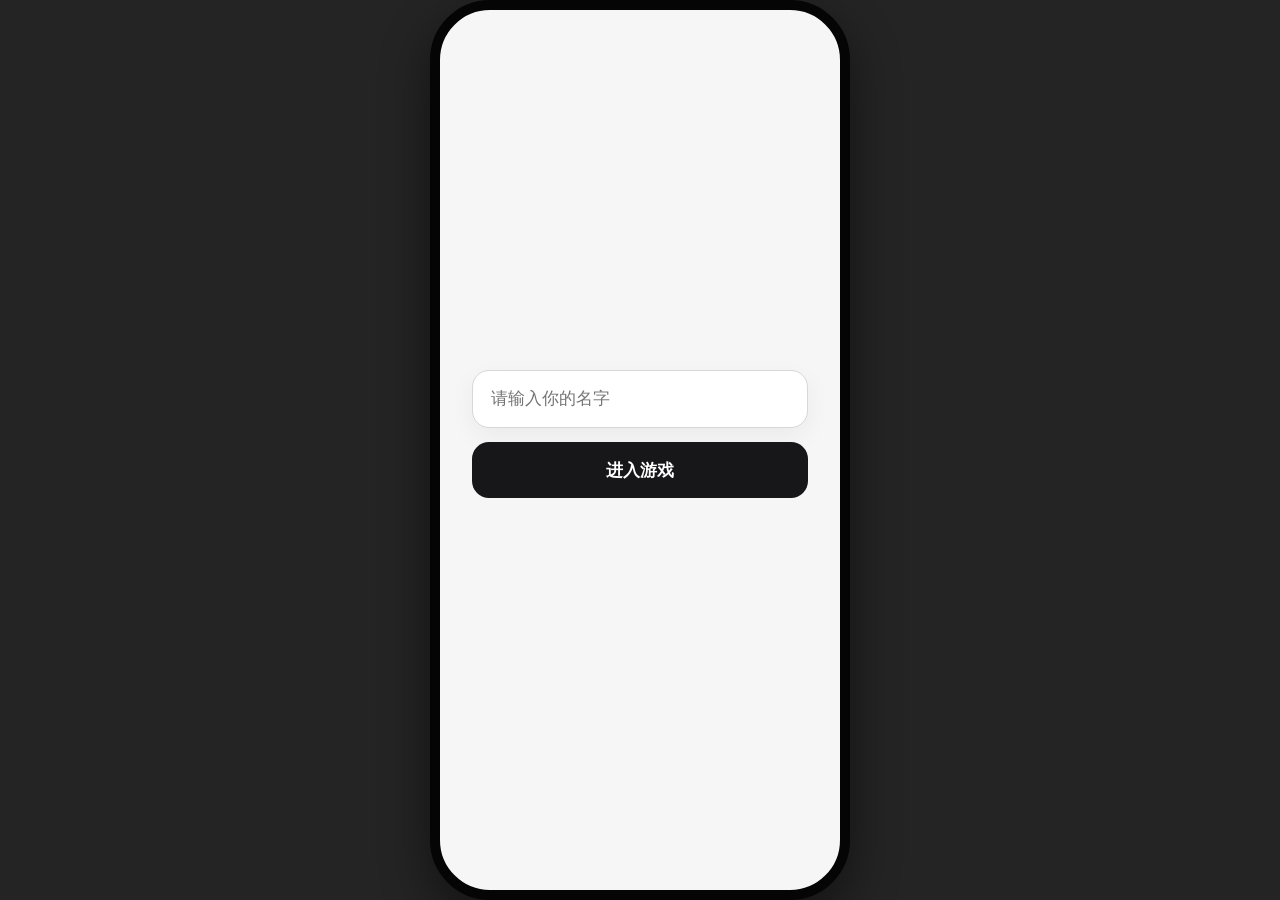
<file: index.html>
<!DOCTYPE html>
<html lang="zh-CN">
<head>
    <meta charset="UTF-8">
    <meta name="viewport" content="width=device-width, initial-scale=1.0">
    <link rel="preconnect" href="https://fonts.googleapis.com">
    <link rel="preconnect" href="https://fonts.gstatic.com" crossorigin>
    <link href="https://fonts.googleapis.com/css2?family=Baloo+2:wght@400..800&family=Inter:ital,opsz,wght@0,14..32,100..900;1,14..32,100..900&family=JetBrains+Mono:ital,wght@0,100..800&family=Noto+Sans+SC:wght@400;500;600;700&display=swap" rel="stylesheet">
    <link rel="stylesheet" href="css/style.css">
    <link rel="stylesheet" href="css/animations.css">
    <script src="js/profile-store.js"></script>
    <script src="game/story-data.js"></script>
    <script src="game/engine.js"></script>
    <script src="game/runtime.js"></script>
    <script>
        if (!window.TWSProfile.load()) {
            window.location.replace('player/player.html');
        } else if (!window.TWSProfile.isUnlocked()) {
            window.location.replace('lockscreen/lockscreen.html');
        }
    </script>
    <title>和校园里那个很受欢迎的男生谈恋爱</title>
</head>
<body class="home-page">
    <button class="powerBtn" type="button" aria-label="锁定手机" onclick="ukljuci()"></button>
    <div id="telefon">
        <div id="island"></div>
        <div id="ekran">
            <div id="realTime" class="real-time"></div>
            <div class="densa_strana" aria-hidden="true">
                <img src="img/signal.png" alt="">
                <img src="img/wi-fi.png" alt="">
                <img src="img/full-battery.png" alt="">
            </div>

            <a class="home-profile" href="player/player.html?edit=1" aria-label="修改玩家资料">
                <img data-player-avatar src="" alt="玩家头像">
                <span>
                    <small>当前玩家</small>
                    <strong data-player-name>玩家</strong>
                </span>
            </a>

            <div id="chapterBadge" class="chapter-badge">第一章</div>
            <button id="storyNotification" class="story-notification" type="button" hidden>
                <span id="notificationApp">KakaoTalk</span>
                <strong id="notificationTitle">新消息</strong>
                <small id="notificationBody"></small>
                <time id="notificationTime"></time>
            </button>

            <div class="home-apps" aria-label="应用">
                <button class="home-app" type="button" data-app="kakaotalk" data-url="kakaotalk/index.html" aria-label="打开 KakaoTalk">
                    <img src="img/kakaotalk-icon.svg" alt="">
                    <span>KakaoTalk</span>
                </button>
                <button class="home-app" type="button" data-app="forum" data-url="forum/index.html?v=2" aria-label="打开校园论坛"><i class="app-icon forum-icon">校</i><span>校园论坛</span></button>
                <button class="home-app" type="button" data-app="instagram" data-url="apps/index.html?app=instagram" aria-label="打开 Instagram"><i class="app-icon instagram-icon">◎</i><span>Instagram</span></button>
                <button class="home-app" type="button" data-app="x" data-url="apps/index.html?app=x" aria-label="打开 X"><i class="app-icon x-icon">𝕏</i><span>X</span></button>
                <button class="home-app" type="button" data-app="calendar" data-url="apps/index.html?app=calendar" aria-label="打开日历"><i class="app-icon calendar-icon"><b>10月</b>26</i><span>日历</span></button>
                <button class="home-app" type="button" data-app="photos" data-url="apps/index.html?app=photos" aria-label="打开相册"><i class="app-icon photos-icon">✿</i><span>相册</span></button>
                <button class="home-app" type="button" data-app="settings" data-url="apps/index.html?app=settings" aria-label="打开设置"><i class="app-icon settings-icon">⚙</i><span>设置</span></button>
            </div>

            <div id="donjeIkonice">
                <a href="poruke/poruke.html" aria-label="信息"><img src="img/iphone-message-computer-icons-text-messaging-messenger-93c1965b946804798a4d72bab8ef4b2f.png" alt="" class="donjaIkonica"></a>
                <a href="poziv/poziv.html" aria-label="电话"><img src="img/dial icon.png" alt="" class="donjaIkonica" id="poziv"></a>
                <a href="kalkulator/kalkulator.html" aria-label="计算器"><img src="img/calc.png" alt="" class="donjaIkonica"></a>
            </div>

            <section id="phoneApp" class="phone-app" aria-hidden="true" hidden>
                <iframe id="phoneAppFrame" title="手机应用"></iframe>
                <button id="closePhoneApp" class="app-home-indicator" type="button" aria-label="返回手机桌面"></button>
            </section>
        </div>
    </div>

    <script src="js/script.js"></script>
</body>
</html>
</file>
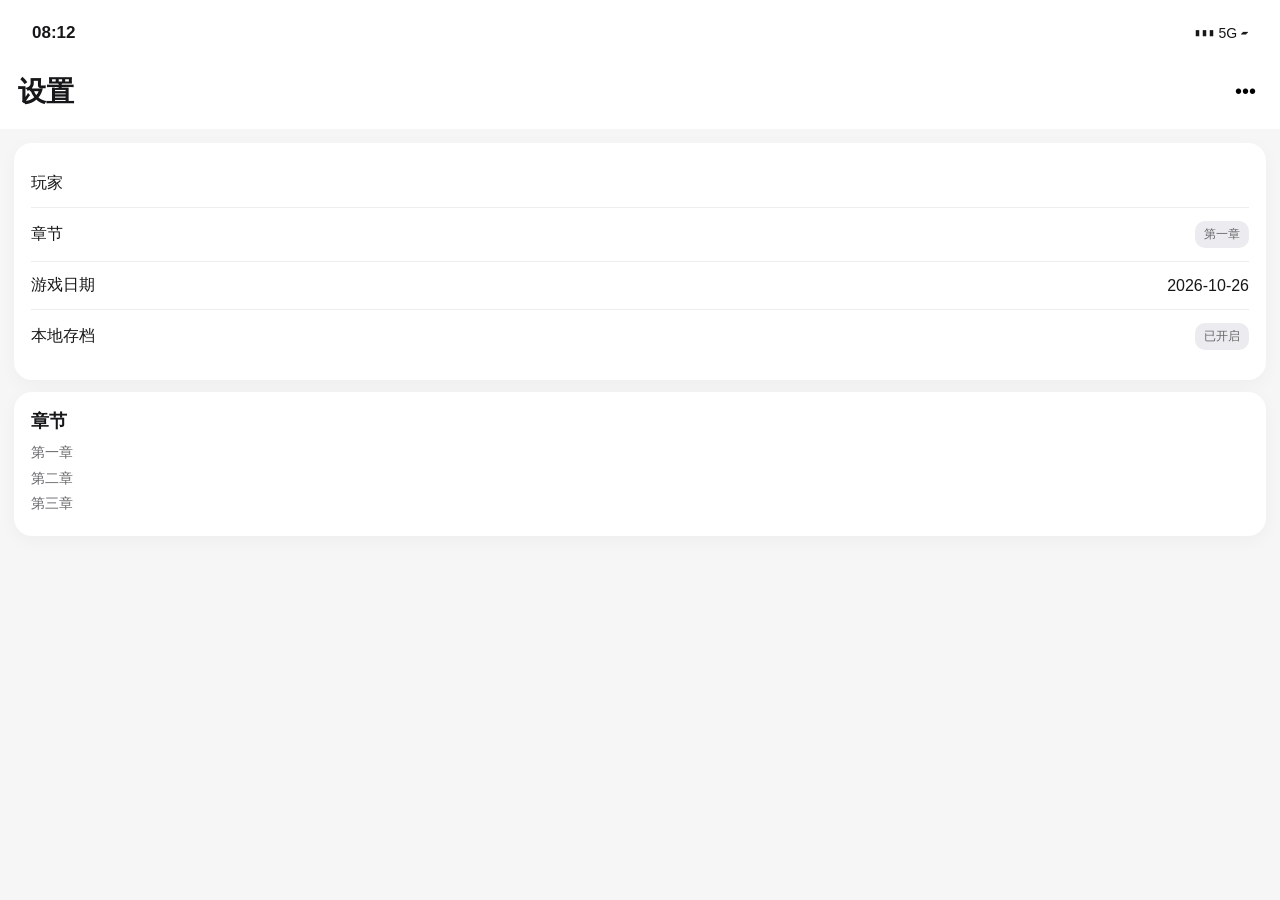
<file: apps/index.html>
<!DOCTYPE html>
<html lang="zh-CN">
<head><meta charset="UTF-8"><meta name="viewport" content="width=device-width,initial-scale=1,maximum-scale=1,user-scalable=no"><link rel="stylesheet" href="apps.css"><title>手机应用</title></head>
<body>
    <header class="status"><strong id="time">08:12</strong><span>▮▮▮ 5G ▰</span></header>
    <main><header class="app-head"><h1 id="title"></h1><button aria-label="更多">•••</button></header><section id="content"></section></main>
    <script src="../js/profile-store.js"></script><script src="../game/story-data.js"></script><script src="../game/engine.js"></script><script src="../game/runtime.js"></script><script src="apps.js"></script>
</body>
</html>
</file>
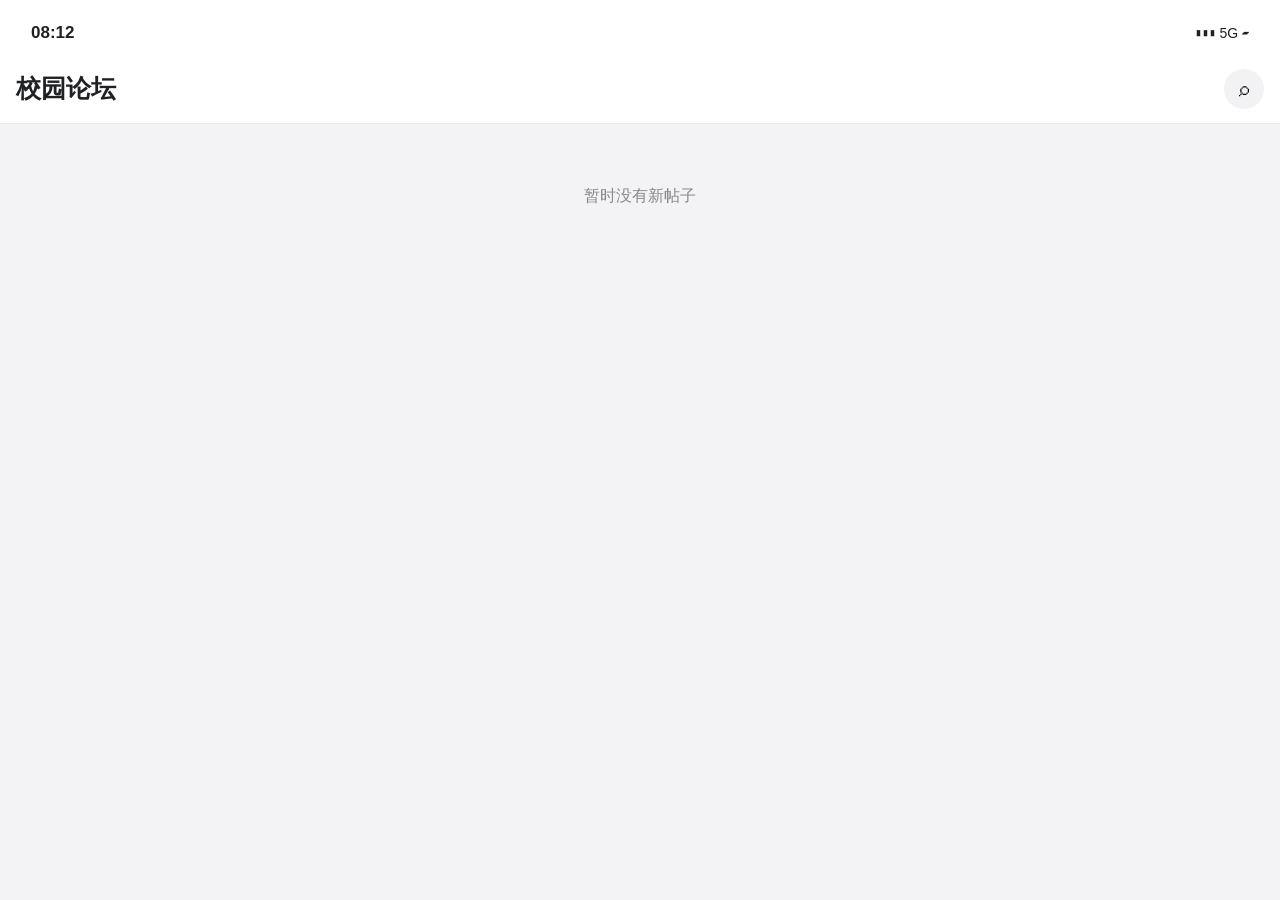
<file: forum/index.html>
<!DOCTYPE html>
<html lang="zh-CN"><head><meta charset="UTF-8"><meta name="viewport" content="width=device-width,initial-scale=1,maximum-scale=1,user-scalable=no"><link rel="stylesheet" href="forum.css"><title>校园论坛</title></head>
<body><header class="status"><strong id="time">15:35</strong><span>▮▮▮ 5G ▰</span></header><div id="app"></div>
<script src="../js/profile-store.js"></script><script src="../game/story-data.js"></script><script src="../game/engine.js"></script><script src="../game/runtime.js"></script><script src="forum.js?v=2"></script></body></html>
</file>
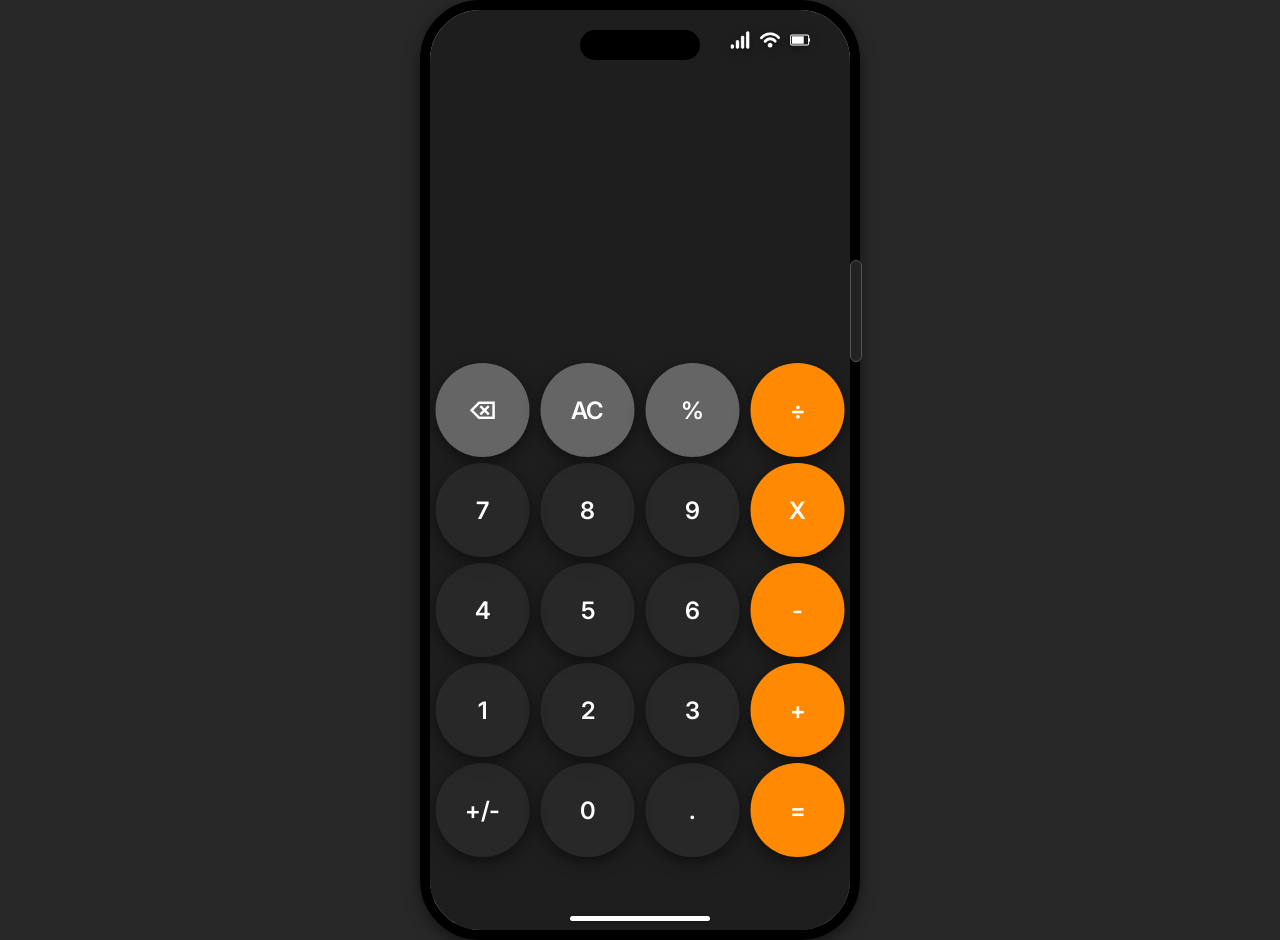
<file: kalkulator/kalkulator.html>
<!DOCTYPE html>
<html lang="en">
<head>
    <meta charset="UTF-8">
    <meta name="viewport" content="width=device-width, initial-scale=1.0">
    <link rel="preconnect" href="https://fonts.googleapis.com">
    <link rel="preconnect" href="https://fonts.gstatic.com" crossorigin>
    <link href="https://fonts.googleapis.com/css2?family=Baloo+2:wght@400..800&family=Inter:ital,opsz,wght@0,14..32,100..900;1,14..32,100..900&family=JetBrains+Mono:ital,wght@0,100..800;1,100..800&display=swap" rel="stylesheet">
    <link rel="stylesheet" href="../css/style.css">
    <link rel="stylesheet" href="../css/animations.css">
    <title>Kalkulator</title>
</head>
<body>
    <a href="../lockscreen/lockscreen.html"><div class="powerBtn" onclick="ukljuci()"></div></a>
    <div id="telefon">

        <div id="island"></div>
        <div id="ekran">
            <div id="header">
                <div id="realTime" class="real-time"></div>
                <div class="densa_strana">
                    <img src="../img/signal.png" alt="">
                    <img src="../img/wi-fi.png" alt="">
                    <img src="../img/full-battery.png" alt="">
                </div>
            </div>
            <div class="calc">
                <input type="text" name="calc_input" id="calc_input" readonly>
                <div class="tipkiceCalc">
                    <div class="prviRed">
                        <div class="calcBroj sivi" id="brisiJedan">⌫</div>
                        <div class="calcBroj sivi" id="ac">AC</div>
                        <div class="calcBroj sivi">%</div>
                        <div class="calcBroj narandzasti znak">÷</div>
                    </div>
                    <div class="drugiRed">
                        <div class="calcBroj broj">7</div>
                        <div class="calcBroj broj">8</div>
                        <div class="calcBroj broj">9</div>
                        <div class="calcBroj narandzasti znak" id="mnozenje">X</div>
                    </div>
                    <div class="treciRed">
                        <div class="calcBroj broj">4</div>
                        <div class="calcBroj broj">5</div>
                        <div class="calcBroj broj">6</div>
                        <div class="calcBroj narandzasti znak">-</div>
                    </div>
                    <div class="cetvrtiRed">
                        <div class="calcBroj broj">1</div>
                        <div class="calcBroj broj">2</div>
                        <div class="calcBroj broj">3</div>
                        <div class="calcBroj narandzasti znak">+</div>
                    </div>
                    <div class="petiRed">
                        <div class="calcBroj" id="negativ">+/-</div>
                        <div class="calcBroj broj">0</div>
                        <div class="calcBroj broj">.</div>
                        <div class="calcBroj narandzasti" id="jednako">=</div>
                    </div>
                </div>
            </div>
        </div>

            <div id="izadjiLinija"></div>
        </div>

    </div>






    <script src="../js/script.js"></script>
    <script src="kalkulator.js"></script>
    
</body>
</html>
</file>
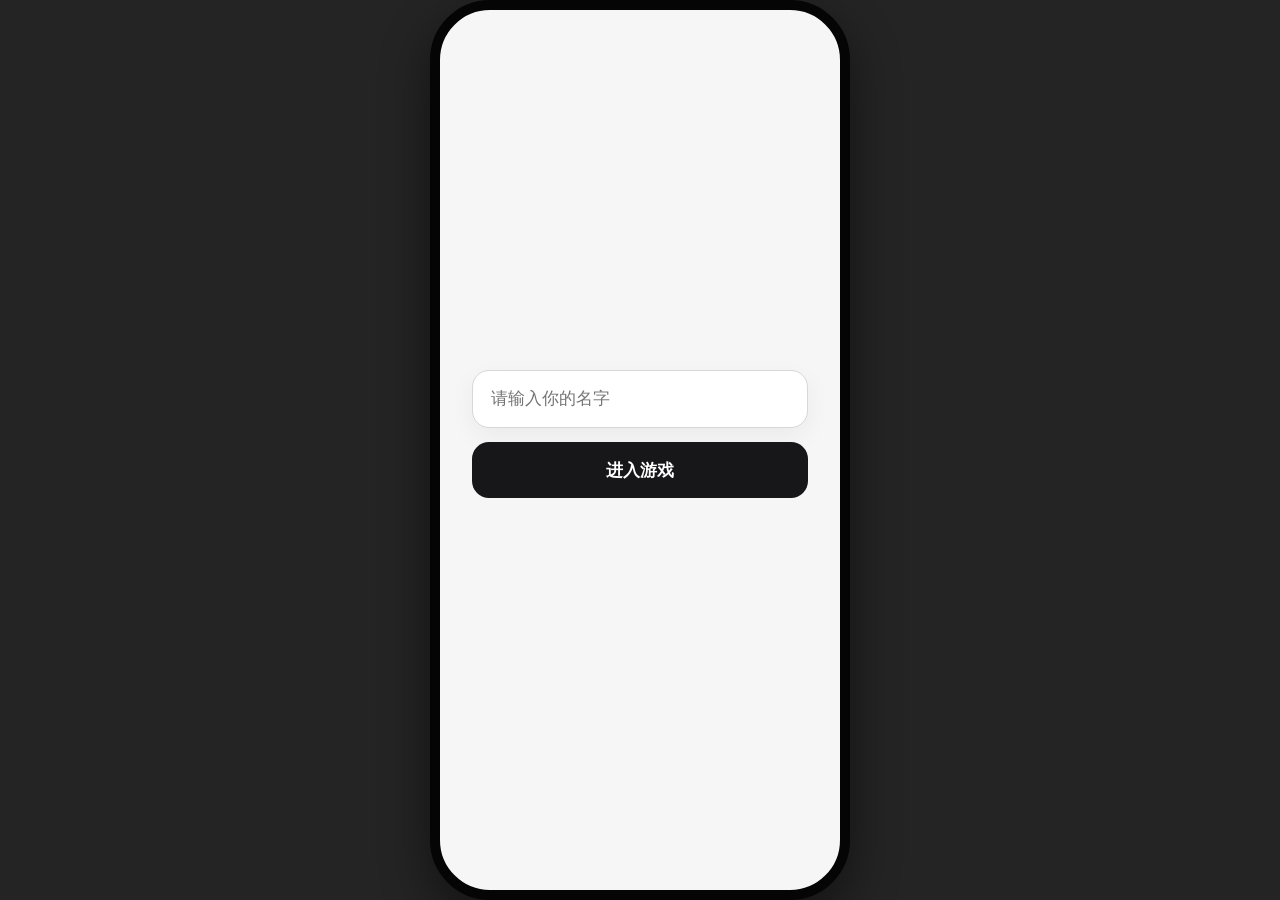
<file: lockscreen/lockscreen.html>
<!DOCTYPE html>
<html lang="zh-CN">
<head>
    <meta charset="UTF-8">
    <meta name="viewport" content="width=device-width, initial-scale=1.0">
    <link rel="preconnect" href="https://fonts.googleapis.com">
    <link rel="preconnect" href="https://fonts.gstatic.com" crossorigin>
    <link href="https://fonts.googleapis.com/css2?family=Baloo+2:wght@400..800&family=Inter:ital,opsz,wght@0,14..32,100..900;1,14..32,100..900&family=JetBrains+Mono:ital,wght@0,100..800;1,100..800&display=swap" rel="stylesheet">
    <link rel="stylesheet" href="../css/style.css">
    <link rel="stylesheet" href="../css/animations.css">
    <title>和校园里那个很受欢迎的男生谈恋爱</title>
</head>
<body class="lockscreen-page">
    <button class="powerBtn" type="button" aria-label="电源键" onclick="ukljuci()"></button>
    <div id="telefon">
        <div id="island"></div>
        <div id="ekran">
            <div class="densa_strana">
                <img src="../img/signal.png" alt="">
                <img src="../img/wi-fi.png" alt="">
                <img src="../img/full-battery.png" alt="">
            </div>
            <div id="lockContent" class="lock-content">
                <div class="lock-indicator" aria-hidden="true"><span></span></div>
                <div id="realTime" class="lockScreen">
                    <p id="datum"></p>
                    <h1 id="vreme"></h1>
                </div>
            </div>

            <section id="passcodeScreen" class="passcode-screen" aria-hidden="true" aria-label="密码解锁">
                <div class="passcode-panel">
                    <div class="passcode-heading">
                        <p class="passcode-title">输入密码</p>
                        <div id="passcodeDots" class="passcode-dots" aria-label="已输入 0 位，共 4 位">
                            <span class="passcode-dot"></span>
                            <span class="passcode-dot"></span>
                            <span class="passcode-dot"></span>
                            <span class="passcode-dot"></span>
                        </div>
                        <p id="passcodeMessage" class="passcode-message" aria-live="polite"></p>
                    </div>

                    <div class="passcode-keypad" aria-label="数字键盘">
                        <button class="passcode-key" type="button" data-digit="1"><strong>1</strong><small>&nbsp;</small></button>
                        <button class="passcode-key" type="button" data-digit="2"><strong>2</strong><small>ABC</small></button>
                        <button class="passcode-key" type="button" data-digit="3"><strong>3</strong><small>DEF</small></button>
                        <button class="passcode-key" type="button" data-digit="4"><strong>4</strong><small>GHI</small></button>
                        <button class="passcode-key" type="button" data-digit="5"><strong>5</strong><small>JKL</small></button>
                        <button class="passcode-key" type="button" data-digit="6"><strong>6</strong><small>MNO</small></button>
                        <button class="passcode-key" type="button" data-digit="7"><strong>7</strong><small>PQRS</small></button>
                        <button class="passcode-key" type="button" data-digit="8"><strong>8</strong><small>TUV</small></button>
                        <button class="passcode-key" type="button" data-digit="9"><strong>9</strong><small>WXYZ</small></button>
                        <button class="passcode-action" type="button" data-action="emergency">紧急情况</button>
                        <button class="passcode-key" type="button" data-digit="0"><strong>0</strong><small>&nbsp;</small></button>
                        <button id="deleteKey" class="passcode-action" type="button" data-action="delete">取消</button>
                    </div>
                </div>
            </section>

            <button id="izadjiLinija" type="button" aria-label="向上滑动以解锁"></button>
        </div>
    </div>
    
    <script src="../js/profile-store.js"></script>
    <script src="../game/story-data.js"></script>
    <script src="../game/engine.js"></script>
    <script src="../game/runtime.js"></script>
    <script src="lockscreen.js"></script>
    
</body>
</html>
</file>
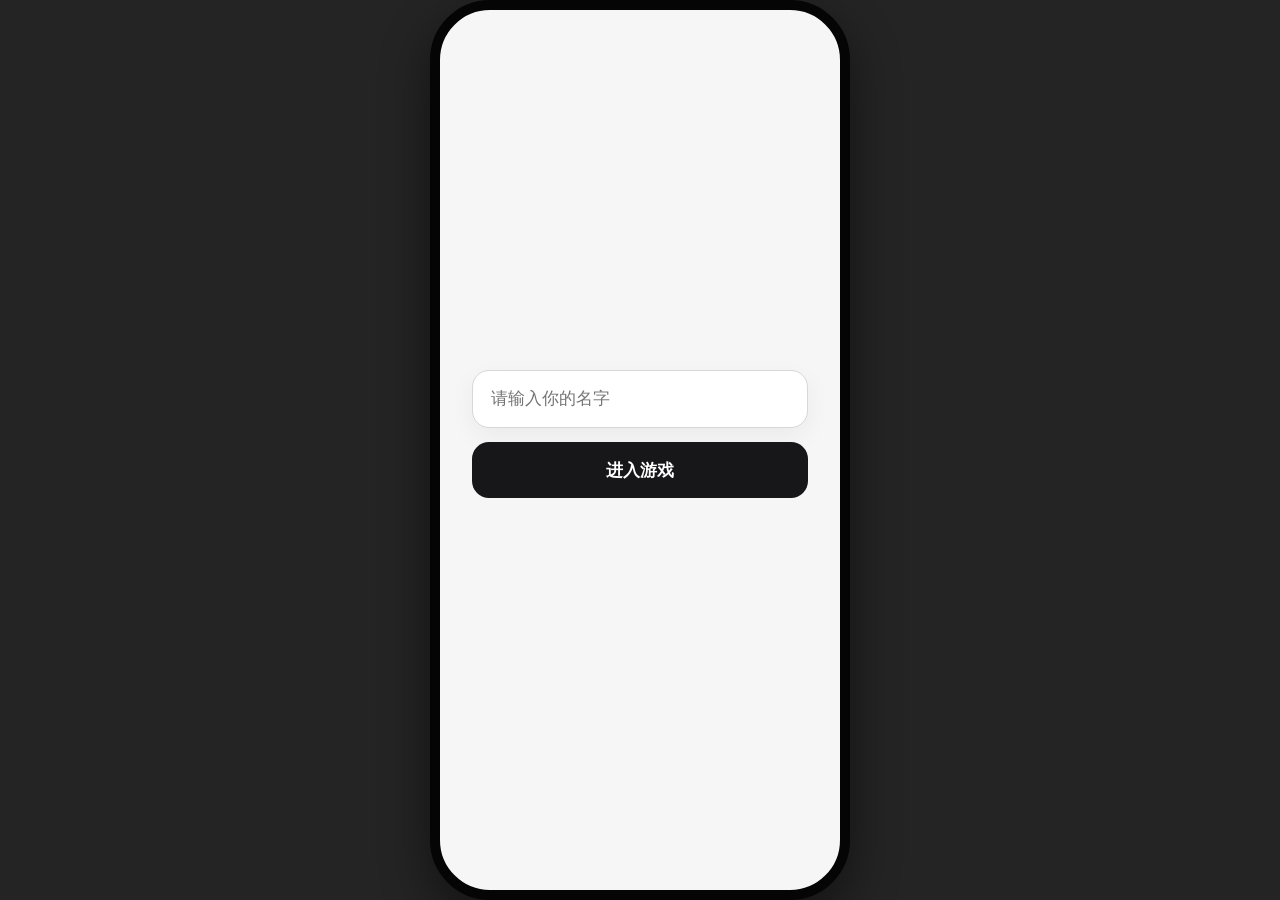
<file: player/player.html>
<!DOCTYPE html>
<html lang="zh-CN">
<head>
    <meta charset="UTF-8">
    <meta name="viewport" content="width=device-width, initial-scale=1.0">
    <meta name="theme-color" content="#101010">
    <link rel="stylesheet" href="player.css">
    <title>和校园里那个很受欢迎的男生谈恋爱</title>
</head>
<body>
    <main class="phone">
        <form id="profileForm" novalidate>
            <label class="sr-only" for="playerName">玩家姓名</label>
            <input id="playerName" type="text" maxlength="20" autocomplete="nickname" placeholder="请输入你的名字" aria-label="玩家姓名" required>
            <button id="continueButton" type="submit">进入游戏</button>
            <p id="formMessage" role="alert" aria-live="polite"></p>
        </form>
    </main>
    <script src="../js/profile-store.js"></script>
    <script src="../game/story-data.js"></script>
    <script src="../game/engine.js"></script>
    <script src="../game/runtime.js"></script>
    <script src="player.js"></script>
</body>
</html>
</file>
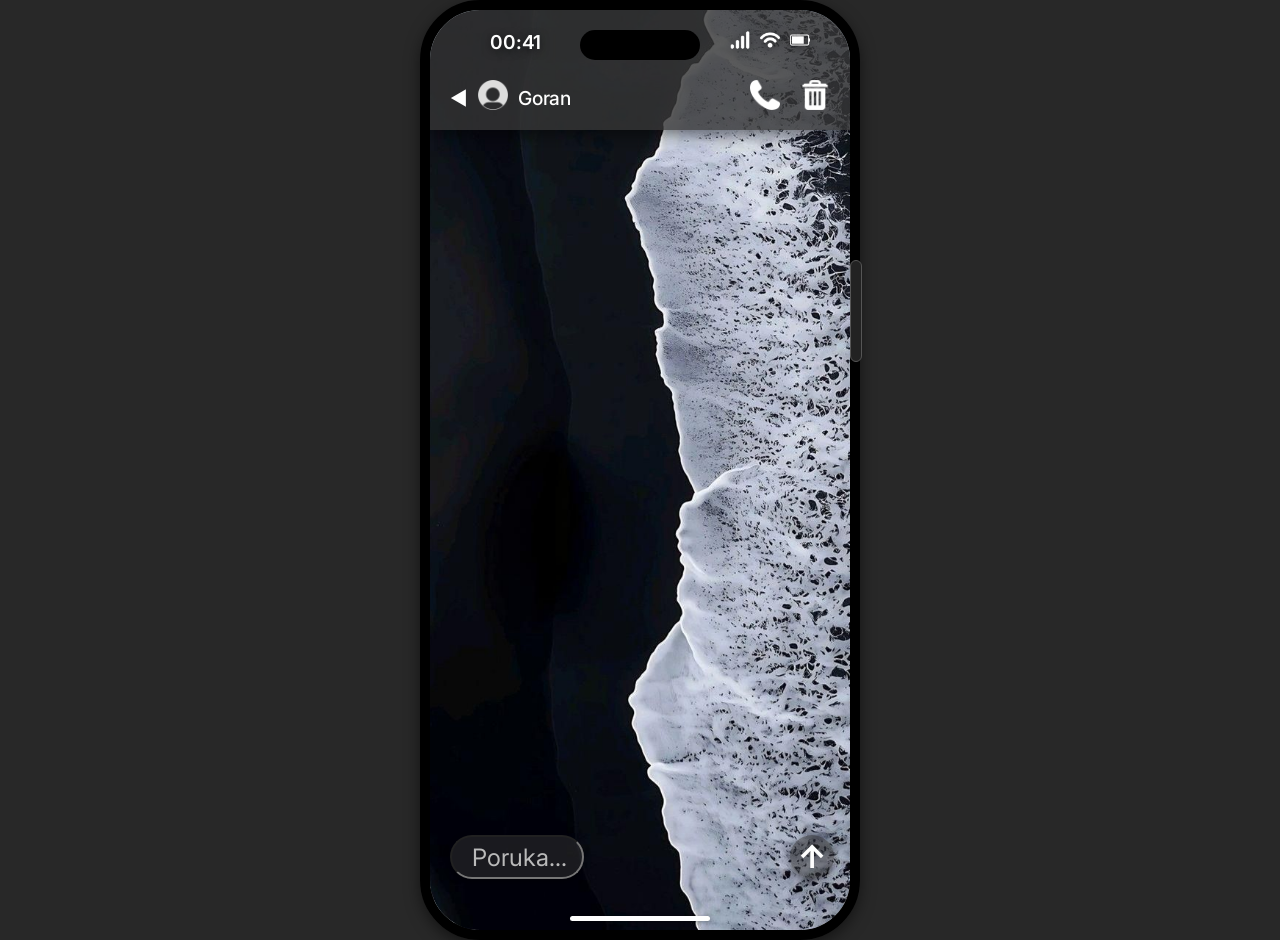
<file: poruke/poruke.html>
<!DOCTYPE html>
<html lang="en">
<head>
    <meta charset="UTF-8">
    <meta name="viewport" content="width=device-width, initial-scale=1.0">
    <link rel="preconnect" href="https://fonts.googleapis.com">
    <link rel="preconnect" href="https://fonts.gstatic.com" crossorigin>
    <link href="https://fonts.googleapis.com/css2?family=Baloo+2:wght@400..800&family=Inter:ital,opsz,wght@0,14..32,100..900;1,14..32,100..900&family=JetBrains+Mono:ital,wght@0,100..800;1,100..800&display=swap" rel="stylesheet">
    <link rel="stylesheet" href="../css/style.css">
    <link rel="stylesheet" href="../css/animations.css">
    <title>Poruke</title>
</head>

<body>
    <a href="../lockscreen/lockscreen.html"><div class="powerBtn" onclick="ukljuci()"></div></a>
    <div id="telefon">

        <div id="ekran">
        <div id="island"></div>
            <div id="header">
                <div id="realTime" class="real-time"></div>
                <div class="densa_strana">
                    <img src="../img/signal.png" alt="">
                    <img src="../img/wi-fi.png" alt="">
                    <img src="../img/full-battery.png" alt="">
                </div>
            </div>
            <div class="overlay" id="overlay" onclick="zatvori_autor();"></div>

            <div id="kontakt">
                <p id="strelica"> <a href="../index.html">◄</a> </p>
                <img src="Default_pfp.svg.png" alt="" onclick="otvori_autor();ne_sve(); ne(); zatvori_prozor()">
                <p onclick="otvori_autor();ne_sve(); ne(); zatvori_prozor()">Goran</p>
                <a href="../poziv/poziv.html" id="fon_ikonica"><img src="phone-call-white-icon.png" alt=""  onclick="ne_sve(); ne(); zatvori_prozor()"></a>
                <img src="trash-2-xxl.png" alt="" id="trash_ikonica" onclick="obrisi_sve();ne()">
            </div>
            

            <div id="poruke">

            </div>
            
            <div id="kucanje" >
                <input type="text" name="tastaturaInput" id="tastaturaInput" placeholder="Poruka..." onclick="ne_sve(); ne(); zatvori_prozor()">
                <h1 onclick="otvoriTastaturu(); ne_sve(); ne(); zatvori_prozor()" id="tastaturaUpali" >↑</h1>
            </div>

            <div id="pravatastarura" onclick="ne_sve(); ne(); zatvori_prozor()">
                <div class="prviRed">
                    <div class="taster">Q</div>
                    <div class="taster">W</div>
                    <div class="taster">E</div>
                    <div class="taster">R</div>
                    <div class="taster">T</div>
                    <div class="taster">Y</div>
                    <div class="taster">U</div>
                    <div class="taster">I</div>
                    <div class="taster">O</div>
                    <div class="taster">P</div>
                </div>
                <div class="drugiRed">
                    <div class="taster">A</div>
                    <div class="taster">S</div>
                    <div class="taster">D</div>
                    <div class="taster">F</div>
                    <div class="taster">G</div>
                    <div class="taster">H</div>
                    <div class="taster">J</div>
                    <div class="taster">K</div>
                    <div class="taster">L</div>
                </div>
                <div class="treciRed">
                    <div class="taster" id="upper" onclick="upper()">⬆</div>
                    <div class="taster">Z</div>
                    <div class="taster">X</div>
                    <div class="taster">C</div>
                    <div class="taster">V</div>
                    <div class="taster">B</div>
                    <div class="taster">N</div>
                    <div class="taster">M</div>
                    <div class="taster" id="backspace">⌫</div>
                </div>
                <div class="cetvrtiRed">
                    <div class="taster" id="brojeviKey" onclick="toggleBrojeve()">123</div>
                    <div class="taster" id="space">Space</div>
                    <div class="taster" id="tackica">.</div>
                    <div class="taster" id="enter" onclick="posalji()">Enter</div>
                </div>

            </div>

            <div id="izadjiLinija"></div>

        </div>

    </div>



    <div id="obrisi_prozor" class="obrisi">
        <h1>Da li zelite da obrisete poruku?</h1>
        <h2 onclick="da()">Da</h2>
        <h2 onclick="ne()">Ne</h2>
    </div>

    <div id="obrisi_sve_prozor" class="obrisi">
        <h1>Da li zelite da obrisete chat?</h1>
        <h2 onclick="da_sve()">Da</h2>
        <h2 onclick="ne_sve()">Ne</h2>
    </div>

    <div id="prazan_chat" class="obrisi">
        <h3 class="zatvori" onclick="zatvori_prozor()">X</h3>
        <h1>Chat je trenutno prazan</h1>
    </div>

    <div id="autor" class="obrisi">
        <h3 class="zatvori" onclick="zatvori_autor()">X</h3>
        <h2>O autoru</h2>
        <p>Zovem se Goran Bašić, imam 19 godina i student sam ITS – Visoke škole strukovnih studija za informacione tehnologije.</p>
        <p>Ovaj projekat telefona nastao je iz lične radoznalosti i želje da dizajn i funkcionalnost mobilnih aplikacija prikažem kroz web tehnologije.</p>
        <p>Tokom izrade projekta radio sam na strukturi interfejsa, logici poruka, animacijama i interakciji korisnika, koristeći HTML, CSS i JavaScript.</p>
        <p>Cilj projekta bio je da kroz samostalni rad unapredim svoje veštine web programiranja, posebno u simulaciji realnih aplikacija, i da stečeno znanje sa fakulteta primenim u praksi.</p>
    </div>


    <script src="poruke.js"></script>
    
</body>
</html>
</file>
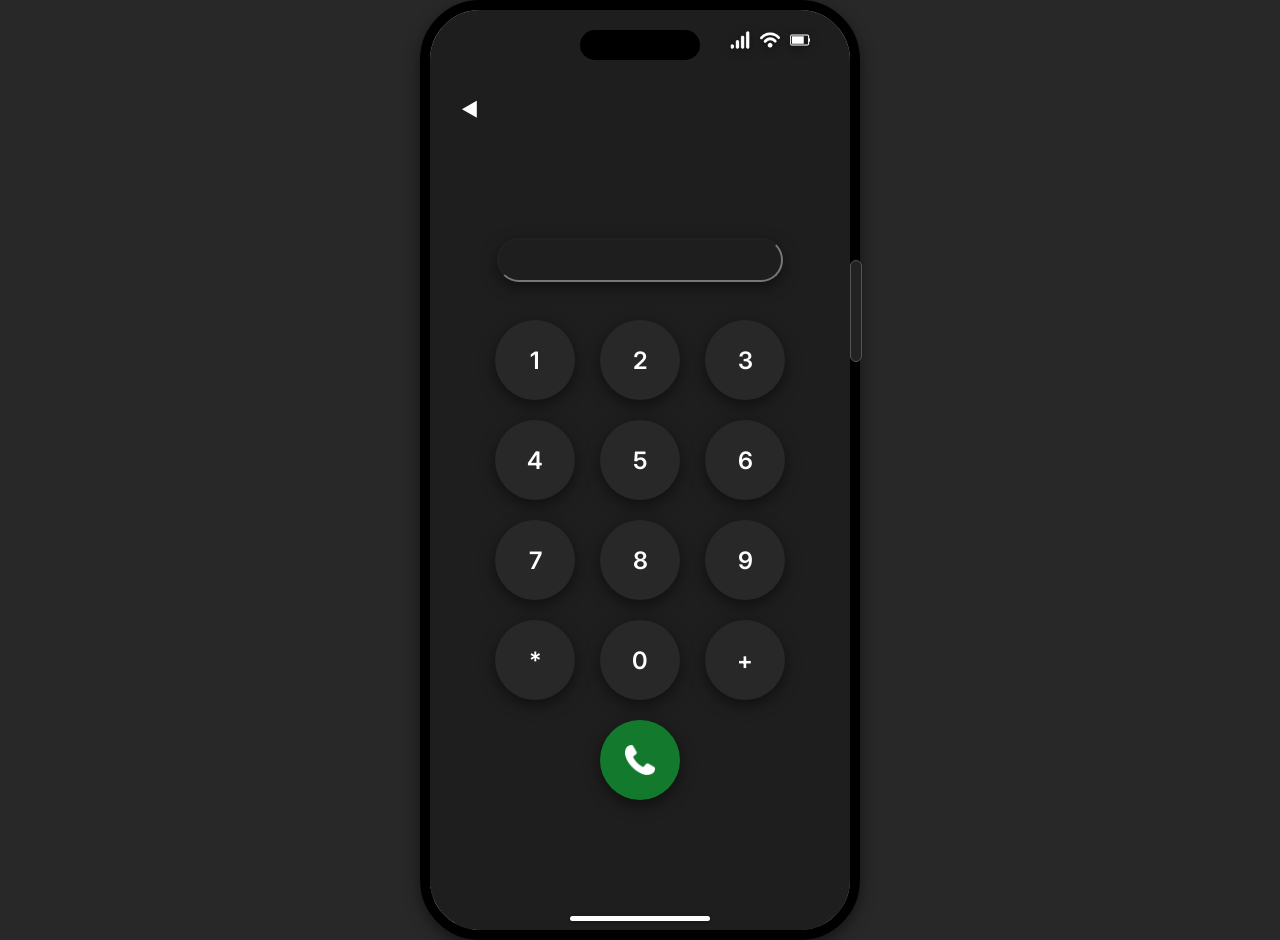
<file: poziv/poziv.html>
<!DOCTYPE html>
<html lang="en">
<head>
    <meta charset="UTF-8">
    <meta name="viewport" content="width=device-width, initial-scale=1.0">
    <link rel="preconnect" href="https://fonts.googleapis.com">
    <link rel="preconnect" href="https://fonts.gstatic.com" crossorigin>
    <link href="https://fonts.googleapis.com/css2?family=Baloo+2:wght@400..800&family=Inter:ital,opsz,wght@0,14..32,100..900;1,14..32,100..900&family=JetBrains+Mono:ital,wght@0,100..800;1,100..800&display=swap" rel="stylesheet">
    <link rel="stylesheet" href="../css/style.css">
    <link rel="stylesheet" href="../css/animations.css">
    <title>Pozivi</title>
</head>
<body>
    <a href="../lockscreen/lockscreen.html"><div class="powerBtn" onclick="ukljuci()"></div></a>
    <div id="telefon">

        <div id="island"></div>
        <div id="ekran">
            <div id="realTime" class="real-time"></div>
            <div class="densa_strana">
                <img src="../img/signal.png" alt="">
                <img src="../img/wi-fi.png" alt="">
                <img src="../img/full-battery.png" alt="">
            </div>

            <div class="overlay" id="overlay" onclick="zatvori_autor();"></div>

            <div class="poziv">
                <h3 class="zatvori_dial"><a href="../poruke/poruke.html">◄</a></h3>
                <input type="tel" name="brojTelefona" id="brojTelefona" maxlength="12" readonly>
                <div class="tipkice">
                    <div class="prviRed">
                        <div class="dialBroj" onclick="dodajBroj(this)">1</div>
                        <div class="dialBroj" onclick="dodajBroj(this)">2</div>
                        <div class="dialBroj" onclick="dodajBroj(this)">3</div>
                    </div>
                    <div class="drugiRed">
                        <div class="dialBroj" onclick="dodajBroj(this)">4</div>
                        <div class="dialBroj" onclick="dodajBroj(this)">5</div>
                        <div class="dialBroj" onclick="dodajBroj(this)">6</div>
                    </div>
                    <div class="treciRed">
                        <div class="dialBroj" onclick="dodajBroj(this)">7</div>
                        <div class="dialBroj" onclick="dodajBroj(this)">8</div>
                        <div class="dialBroj" onclick="dodajBroj(this)">9</div>
                    </div>
                    <div class="cetvrtiRed">
                        <div class="dialBroj" onclick="dodajBroj(this)">*</div>
                        <div class="dialBroj" onclick="dodajBroj(this)">0</div>
                        <div class="dialBroj" onclick="dodajBroj(this)">+</div>
                    </div>
                    <div class="petiRed">
                        <div class="dialBroj" id="pozovi">
                            <img src="phone-call-white-icon.png" alt="">
                            
                        </div>
                        <div class="dialBroj" id="obrisi_broj" onclick="obrisi_br()">⌫</div>
                    </div>
                </div>

            </div>

            <div id="izadjiLinija" onclick="ekranUpaljen()"></div>

        </div>

    </div>




    <script src="poziv.js"></script>
    
</body>
</html>
</file>
<file: css/style.css>
:root {
    --home-wallpaper: url('../img/home-wallpaper.jpg');
    --lockscreen-wallpaper: url('../img/lockscreen-wallpaper.jpg');
}

body{
    margin: 0;
    background-color: rgb(40, 40, 40);
    width: 100%;
    height: 100vh;
    display: flex;
    justify-content: center;
    align-items: center;
    font-family: 'Inter', sans-serif;
    font-weight: 500;
    letter-spacing: -0.01em;
}

#telefon{
    position: relative;
    margin: auto;
    width: 420px;
    height: 920px;
    background-image: linear-gradient(180deg, rgba(0,0,0,0.26) 0%, rgba(0,0,0,0) 30%, rgba(0,0,0,0.18) 100%), var(--home-wallpaper);
    background-repeat: no-repeat;
    background-size: cover;
    background-position: 52% center;
    border-radius: 60px;
    overflow: hidden;
    border: 10px solid black;

    box-shadow: 0 5px 15px rgba(0,0,0,0.5);

}

#telefon::after {
    animation: glassGlow 6s ease-in-out infinite;
}

.powerBtn{
 
    position: fixed;
    left: calc(50% + 210px);
    top: calc(50% - 190px);
    width: 10px;
    height: 100px;
    border-radius: 10px;
    background-color: #222;
    border: 1px solid #555;
    cursor: pointer;
    transition: 0.2s;
    z-index: 1000;

}

.lockScreen{
    position: absolute;
    top: 84px;
    left: 50%;
    transform: translateX(-50%);
    width: 100%;
    text-align: center;
    color: #fff;
    text-shadow: 0 2px 12px rgba(0,0,0,0.58);
}

#datum{
    margin: 0 0 4px;
    font-size: 1.15rem;
    font-weight: 500;
    color: #fefefe;
}



.lockScreen h1{
    margin: 0;
    font-size: 6.3rem;
    font-weight: 200;
    line-height: 0.96;
    letter-spacing: -0.07em;
    color: rgba(255,255,255,0.96);
}

.powerBtn:active{
    left: calc(50% + 207px);
}

#ekran{
     will-change: transform;
    touch-action: none; /* sprečava scroll */
    background-image: linear-gradient(180deg, rgba(0,0,0,0.26) 0%, rgba(0,0,0,0) 30%, rgba(0,0,0,0.18) 100%), var(--home-wallpaper);
    background-repeat: no-repeat;
    background-size: cover;
    background-position: 52% center;
    width: 100%;
    height: 100%;
    position: relative;
    animation: fadeBlur 1s ease forwards;
    z-index: 0;
}

.lockscreen-page #telefon,
.lockscreen-page #ekran {
    background-image: linear-gradient(180deg, rgba(0,0,0,0.30) 0%, rgba(0,0,0,0.04) 34%, rgba(0,0,0,0.18) 100%), var(--lockscreen-wallpaper);
    background-position: 46% center;
}

.lock-content {
    position: absolute;
    inset: 0;
    z-index: 20;
    transition: opacity 0.35s ease, transform 0.45s cubic-bezier(0.22, 1, 0.36, 1);
}

.lock-indicator {
    position: absolute;
    top: 62px;
    left: 50%;
    width: 17px;
    height: 14px;
    transform: translateX(-50%);
    border-radius: 4px;
    background: rgba(255,255,255,0.94);
    box-shadow: 0 2px 10px rgba(0,0,0,0.35);
}

.lock-indicator span {
    position: absolute;
    left: 4px;
    top: -9px;
    width: 7px;
    height: 10px;
    border: 2px solid rgba(255,255,255,0.94);
    border-bottom: 0;
    border-radius: 7px 7px 0 0;
}

.passcode-active .lock-content {
    opacity: 0;
    transform: translateY(-24px) scale(0.98);
    pointer-events: none;
}

.passcode-screen {
    position: absolute;
    inset: 0;
    z-index: 800;
    color: #fff;
    background: rgba(8, 13, 20, 0.28);
    -webkit-backdrop-filter: blur(22px) saturate(0.9);
    backdrop-filter: blur(22px) saturate(0.9);
    opacity: 0;
    visibility: hidden;
    transform: translateY(18px);
    transition: opacity 0.3s ease, transform 0.45s cubic-bezier(0.22, 1, 0.36, 1), visibility 0.3s;
    pointer-events: none;
}

.passcode-screen.visible {
    opacity: 1;
    visibility: visible;
    transform: translateY(0);
    pointer-events: auto;
}

.passcode-panel {
    box-sizing: border-box;
    width: 100%;
    height: 100%;
    padding: 112px 36px 44px;
    display: flex;
    flex-direction: column;
    align-items: center;
    text-align: center;
    transition: opacity 0.28s ease, transform 0.38s ease;
}

.passcode-heading {
    min-height: 120px;
}

.passcode-title {
    margin: 0;
    font-size: 1.35rem;
    font-weight: 500;
    letter-spacing: -0.02em;
    text-shadow: 0 2px 10px rgba(0,0,0,0.58);
}

.passcode-dots {
    display: flex;
    justify-content: center;
    gap: 20px;
    margin-top: 24px;
}

.passcode-dot {
    width: 11px;
    height: 11px;
    border: 1.5px solid rgba(255,255,255,0.94);
    border-radius: 50%;
    box-sizing: border-box;
    box-shadow: 0 2px 8px rgba(0,0,0,0.25);
    transition: background-color 0.16s ease, transform 0.16s ease;
}

.passcode-dot.filled {
    background: #fff;
    transform: scale(1.08);
}

.passcode-message {
    min-height: 20px;
    margin: 16px 0 0;
    font-size: 0.82rem;
    font-weight: 500;
    text-shadow: 0 2px 8px rgba(0,0,0,0.62);
}

.passcode-keypad {
    display: grid;
    grid-template-columns: repeat(3, 78px);
    grid-auto-rows: 78px;
    gap: 16px 22px;
    justify-content: center;
    align-items: center;
    margin-top: 48px;
}

.passcode-key,
.passcode-action {
    width: 78px;
    height: 78px;
    margin: 0;
    padding: 0;
    border: 1px solid rgba(255,255,255,0.30);
    color: #fff;
    font-family: 'Inter', sans-serif;
    cursor: pointer;
    -webkit-tap-highlight-color: transparent;
}

.passcode-key {
    display: flex;
    flex-direction: column;
    align-items: center;
    justify-content: center;
    border-radius: 50%;
    background: rgba(255,255,255,0.20);
    box-shadow: inset 0 1px 1px rgba(255,255,255,0.20), 0 8px 22px rgba(0,0,0,0.14);
    -webkit-backdrop-filter: blur(12px);
    backdrop-filter: blur(12px);
    text-shadow: 0 2px 8px rgba(0,0,0,0.45);
    transition: transform 0.1s ease, background-color 0.12s ease;
}

.passcode-key strong {
    font-size: 2rem;
    font-weight: 400;
    line-height: 1;
}

.passcode-key small {
    min-height: 12px;
    margin-top: 3px;
    font-size: 0.58rem;
    font-weight: 700;
    line-height: 1;
    letter-spacing: 0.18em;
}

.passcode-key:hover {
    background: rgba(255,255,255,0.29);
}

.passcode-key:active {
    transform: scale(0.93);
    background: rgba(255,255,255,0.38);
}

.passcode-action {
    border-color: transparent;
    background: transparent;
    font-size: 0.9rem;
    font-weight: 500;
    text-shadow: 0 2px 8px rgba(0,0,0,0.62);
    transition: opacity 0.12s ease, transform 0.12s ease;
}

.passcode-action:hover {
    opacity: 0.78;
}

.passcode-action:active {
    transform: scale(0.94);
}

.passcode-key:focus-visible,
.passcode-action:focus-visible,
#izadjiLinija:focus-visible,
.powerBtn:focus-visible {
    outline: 2px solid #fff;
    outline-offset: 3px;
}

.passcode-screen.unlocking .passcode-panel {
    opacity: 0;
    transform: scale(1.08);
}

.overlay {
	position: fixed;
	bottom: 0;
	top: 0;
	left: 0;
	right: 0;
	width: 100%;
	height: 100%;
	z-index: 100;
	background-color: rgba(0, 0, 0, 0.5);
}

a{
    text-decoration: none;
    color: #fefefe;
}

#island {
    width: 120px;          
    height: 30px;           
    background-color: #000000; 
    border-radius: 25px;
    position: absolute;     
    top: 20px;              
    left: 50%;              
    transform: translateX(-50%); 
    z-index: 990;
}

.app-running #island {
    opacity: 0;
    pointer-events: none;
}

#header{
    z-index: 999;
}

.real-time {
    position: absolute;
    top: 20px;
    left: 60px;
    font-weight: 600;
    font-size: 1.2em;
    color: #fefefe;
    z-index: 101;
    text-shadow: 0 2px 8px rgba(0,0,0,0.58);
}

.densa_strana {
    position: absolute;
    top: 20px;
    right: 40px; 
    color: #fefefe;
    z-index: 101;
    display: flex;      
    gap: 10px;           
    filter: drop-shadow(0 2px 5px rgba(0,0,0,0.55));
}

.densa_strana img{
    width: 20px;
    height: 20px;

}

.poziv{
    position: fixed;
	bottom: 0;
	top: 0;
	left: 0;
	right: 0;
	width: 100%;
	height: 100%;
	z-index: 100;
	background-color: rgb(30, 30, 30);
    animation: fadeBlur 0.5s ease forwards;

}


.dialBroj, .calcBroj{
    font-weight: 600;
    width: 80px;
    height: 80px;
    border-radius: 10px;
    background-color: rgba(50, 50, 50, 0.5);
    color: #fefefe;
    border: none;
    display: flex;          
    align-items: center;
    justify-content: center;
    transition: 0.1s;
    cursor: pointer;
    margin: 10px;
    border-radius: 50%;
    box-shadow: 0 5px 15px rgba(0,0,0,0.5);

}

.calcBroj{
    margin: 3px;
    width: 94px;
    height: 94px;

}

.sivi{
    background-color: rgb(101, 101, 101);
}

.narandzasti{
    background-color: rgba(255, 137, 0);
}



.tipkice, .tipkiceCalc{
    position: absolute;
    top: 550px;
    left: 50%;
    transform: translate(-50%, -50%) scale(1);
    
}

.tipkiceCalc{
    top:600px
}

.dialBroj, .calcBroj{
    font-size: 1.5em;
}

.dialBroj:hover, .calcBroj:hover{
    background-color: rgb(50, 50, 50);
    transform: scale(1.05);
}

.dialBroj:active, .calcBroj:active{
    transform: scale(1);
}

#brojTelefona{
    position: absolute;
    top:250px;
    left: 50%;
    width: 60%;
    background-color: rgba(0, 0, 0, 0);
    text-align: center;
    transform: translate(-50%, -50%);
    box-shadow: 0 5px 15px rgba(0,0,0,0.5);
}

#pozovi{
    background-color: #137a2d;
} 
#pozovi img{
    width: 30px;
}

#obrisi_broj{
    width: 20px;
    background-color: transparent;
    box-shadow: none;
    position: absolute;
    right: 30px;
    color: rgba(254, 254, 254, 0.509);
    animation: fadeBlur 0.5s ease forwards;
}

input[type="number"]::-webkit-outer-spin-button,
input[type="number"]::-webkit-inner-spin-button {
  -webkit-appearance: none;
  margin: 0;
}

#kontakt{
    position: absolute;
    height: 80px;
    top: 0;
    width: 380px;
    z-index: 1;
    display: flex;
    align-items: flex-end;
    padding: 20px;
    font-size: 1.2em;
    color: #fff;
    gap: 10px;
    box-shadow: 0 5px 15px rgba(0,0,0,0.5);
    background-color: rgba(53, 53, 53, 0.804);
}
#kontakt p, #kontakt a {
    color: #fefefe;
    text-decoration: none;
    margin: 0;
    cursor: pointer;
    z-index: 999;
}   


#fon_ikonica{
    position: absolute;
    right: 70px;
    top: 70px;
    cursor: pointer;
    
}

#trash_ikonica{
    position: absolute;
    right: 20px;
    cursor: pointer;
    z-index: 10;
}


#kontakt img{
    width: 30px;
    cursor: pointer;
    z-index: 1000;
}


input{
    position: absolute;
    left: 20px;
    margin: auto;
    width: 100px;
    height: 20px;
    font-size: 1.5em;
    padding: 10px;
    padding-left: 20px;
    border-radius: 50px;
    transition: 0.5s ease-in-out;
    font-family: 'Inter';
    background-color: rgba(53, 53, 53, 0.503);
    color: #fefefe;
    box-shadow: 0 3px 7px rgba(0,0,0,0.4);
    
}

::-webkit-input-placeholder {
  color: #bababa;
}

input:focus{
    width: 300px;
    border: 2px solid #fefefe;

}

#kucanje h1{
    display: flex;
    justify-content: center;
    align-items: center;
    position: absolute;
    width: 20px;
    left: 360px;
    border-radius: 50%;
    height: 20px;
    padding: 12px;
    background-color: rgba(51, 51, 51, 0.507);
    cursor: pointer;
    color: #fefefe;
    bottom: -10px;
    box-shadow: 0 3px 7px rgba(0,0,0,0.4);
}

#kucanje{
    position: absolute;
    bottom: 40px;
    width: 420px;
    height: 45px;
    padding:10px 0;
    border-radius: 20px;
    transition: 0.2s;
}



#poruke{
    position: absolute;
    top: 140px;      
    bottom: 140px;   
    left: 20px;
    right: 20px;
    width: 380px;
    display: flex;
    padding-right: 20px;
    flex-direction: column;
    overflow-y: auto;
    scrollbar-width:none;    
    gap: 20px;
}


.porukajs {
    max-width: 70%;
    padding: 10px 15px;
    background-color: rgba(48, 141, 255, 0.8);
    border: 1px solid #fefefe;
    color: #fff;
    border-radius: 20px;
    align-self: flex-end;  
    word-wrap: break-word;
    cursor: pointer;
    box-shadow: 0 5px 15px rgba(0,0,0,0.5);
}

.porukajs:active{
    transform: scale(0.95);
    
}

.obrisi{
    max-width: 300px;
    min-height: 100px;
    background-color: rgba(0, 0, 0, 0.817);
    color: #fff;
    text-align: center;
    border-radius: 25px;
    position: fixed;
    top: 50%;
    left: 50%;
    transform: translate(-50%, -50%);
    padding: 25px;
    top: 400px;
    z-index: 999;
    box-shadow: 0 5px 15px rgba(0,0,0,0.5);
    animation: fadeBlur 0.5s ease forwards;


}

.obrisi h2{
    display: inline-block;
    margin:20px 50px;
    cursor: pointer;
    
}

#pravatastarura {
    position: absolute;
    bottom: 0px;
    width: 100%;
    display: flex;
    flex-direction: column; 
    align-items: center;    
    gap: 10px;            
    background-color: rgba(0, 0, 0, 0.5);
    z-index: 10;
    padding-bottom: 30px;
    padding-top: 20px;
    border-radius: 10px;
    
}

.prviRed, .drugiRed, .treciRed, .cetvrtiRed, .petiRed{
    display: flex;           
    justify-content: center; 
    gap: 5px;                
}

.taster {
    font-weight: 600;
    width: 36px;
    height: 50px;
    border-radius: 10px;
    background-color: rgba(50, 50, 50, 0.5);
    color: #fefefe;
    border: none;
    display: flex;          
    align-items: center;
    justify-content: center;
    transition: 0.1s;
    cursor: pointer;
}

.taster:hover{
    transform: scale(1.05);
    box-shadow: 0 3px 7px rgba(0,0,0,0.4);

}

.taster:active{
    transform: scale(0.98);
}

#upper, #backspace{
    width: 52px;
    height: 50px;

}

#space{
    position: absolute;
    left: 110px;
    width: 200px;
}

#enter{
    width: 52px;
    margin-left: 350px;
    background-color: #308dff;
    color: #fefefe;
}

#tackica{
    position: absolute;
    left: 315px;
}

#brojeviKey{
    position: absolute;
    left: 10px;
    width: 95px;
}

#izadjiLinija{
    width: 140px;
    height: 5px;
    background-color: #fefefe;
    position: absolute;
    bottom: 9px;
    left: 50%;
    transform: translateX(-50%);
    border-radius: 20px;
    cursor: grab;
    z-index: 999;
    padding: 0;
    border: 0;
    box-shadow: 0 1px 4px rgba(0,0,0,0.35);
}

#donjeIkonice{
    position: absolute;
    bottom: 14px;
    width: calc(100% - 40px);
    padding: 18px 12px;
    margin: 0 20px;
    box-sizing: border-box;
    display: flex;
    justify-content: space-around;
    align-items: center;
    background: rgba(235,240,255,0.24);
    border: 1px solid rgba(255,255,255,0.30);
    border-radius: 30px;
    box-shadow: 0 16px 36px rgba(0,0,0,0.22), inset 0 1px 0 rgba(255,255,255,0.18);
    -webkit-backdrop-filter: blur(24px) saturate(1.6);
    backdrop-filter: blur(24px) saturate(1.6);
}

.home-profile {
    position: absolute;
    z-index: 120;
    top: 76px;
    left: 22px;
    max-width: 210px;
    display: flex;
    align-items: center;
    gap: 10px;
    padding: 8px 13px 8px 8px;
    border: 1px solid rgba(255,255,255,0.30);
    border-radius: 22px;
    color: #fff;
    background: rgba(18,24,32,0.24);
    box-shadow: 0 10px 26px rgba(0,0,0,0.16), inset 0 1px 0 rgba(255,255,255,0.14);
    -webkit-backdrop-filter: blur(18px) saturate(1.35);
    backdrop-filter: blur(18px) saturate(1.35);
    text-shadow: 0 2px 8px rgba(0,0,0,0.52);
    transition: transform 0.16s ease, background-color 0.16s ease;
}

.home-profile:hover {
    transform: scale(1.025);
    background: rgba(18,24,32,0.34);
}

.home-profile img {
    width: 42px;
    height: 42px;
    flex: 0 0 auto;
    border: 1px solid rgba(255,255,255,0.72);
    border-radius: 50%;
    object-fit: cover;
    background: rgba(255,255,255,0.18);
}

.home-profile span {
    min-width: 0;
    display: flex;
    flex-direction: column;
}

.home-profile small {
    color: rgba(255,255,255,0.72);
    font-size: 0.66rem;
    line-height: 1.2;
}

.home-profile strong {
    max-width: 130px;
    overflow: hidden;
    font-size: 0.92rem;
    font-weight: 600;
    line-height: 1.35;
    text-overflow: ellipsis;
    white-space: nowrap;
}

.home-apps {
    position: absolute;
    z-index: 110;
    top: 166px;
    left: 24px;
    display: grid;
    grid-template-columns: repeat(4, 70px);
    gap: 22px 23px;
}

.home-app {
    width: 70px;
    padding: 0;
    border: 0;
    color: #fff;
    background: transparent;
    font-family: 'Inter', 'Noto Sans SC', sans-serif;
    text-align: center;
    text-shadow: 0 2px 7px rgba(0,0,0,0.75);
    cursor: pointer;
    -webkit-tap-highlight-color: transparent;
}

.home-app img {
    display: block;
    width: 64px;
    height: 64px;
    margin: 0 auto 7px;
    border-radius: 15px;
    box-shadow: 0 8px 18px rgba(0,0,0,0.26);
    transition: transform 0.16s ease, filter 0.16s ease;
}

.home-app .app-icon {
    width: 64px;
    height: 64px;
    margin: 0 auto 7px;
    display: grid;
    place-items: center;
    border-radius: 15px;
    overflow: hidden;
    color: #fff;
    background: #222;
    font-style: normal;
    font-size: 30px;
    font-weight: 700;
    line-height: 1;
    text-shadow: none;
    box-shadow: 0 8px 18px rgba(0,0,0,0.26);
    transition: transform 0.16s ease, filter 0.16s ease;
}

.home-app:hover .app-icon { transform: scale(1.07); filter: brightness(1.04); }
.home-app:active .app-icon { transform: scale(0.94); }
.forum-icon { background: linear-gradient(145deg, #7d5ce7, #5036ad) !important; }
.instagram-icon { background: radial-gradient(circle at 70% 75%, #ffd45a 0 15%, #e94074 38%, #6b54d8 75%) !important; }
.x-icon { background: #050505 !important; }
.calendar-icon { grid-template-rows: 22px 1fr; color: #161616 !important; background: #fff !important; font-size: 26px !important; }
.calendar-icon b { width: 100%; align-self: stretch; padding-top: 5px; color: #ef3a34; font-size: 9px; font-weight: 700; }
.photos-icon { color: #ff615c !important; background: radial-gradient(circle, #fff 0 26%, #ffd75d 28% 38%, #69d477 40% 52%, #63a8ff 54% 66%, #bd6bf0 68% 80%, #fff 82%) !important; }
.settings-icon { color: #fff !important; background: linear-gradient(#9297a0,#666b74) !important; }

.chapter-badge {
    position: absolute;
    z-index: 125;
    top: 83px;
    right: 23px;
    padding: 7px 11px;
    border: 1px solid rgba(255,255,255,.34);
    border-radius: 16px;
    color: #fff;
    background: rgba(18,24,32,.28);
    font-size: 12px;
    font-weight: 700;
    text-shadow: 0 2px 7px rgba(0,0,0,.55);
    -webkit-backdrop-filter: blur(16px);
    backdrop-filter: blur(16px);
}

.story-notification {
    position: absolute;
    z-index: 600;
    top: 64px;
    left: 14px;
    right: 14px;
    min-height: 88px;
    padding: 12px 45px 12px 14px;
    border: 1px solid rgba(255,255,255,.34);
    border-radius: 22px;
    color: #fff;
    background: rgba(28,33,42,.72);
    text-align: left;
    box-shadow: 0 14px 35px rgba(0,0,0,.24);
    -webkit-backdrop-filter: blur(24px) saturate(1.4);
    backdrop-filter: blur(24px) saturate(1.4);
}

.story-notification[hidden] { display: none; }
.story-notification span { display: block; color: rgba(255,255,255,.68); font-size: 10px; text-transform: uppercase; }
.story-notification strong { display: block; margin-top: 3px; font-size: 14px; }
.story-notification small { display: block; max-width: 300px; margin-top: 3px; overflow: hidden; font-size: 12px; font-weight: 400; text-overflow: ellipsis; white-space: nowrap; }
.story-notification time { position: absolute; top: 12px; right: 14px; color: rgba(255,255,255,.62); font-size: 10px; }

.home-app span {
    display: block;
    width: 78px;
    margin-left: -4px;
    overflow: hidden;
    font-size: 0.72rem;
    font-weight: 500;
    text-overflow: ellipsis;
    white-space: nowrap;
}

.home-app:hover img {
    transform: scale(1.07);
    filter: brightness(1.04);
}

.home-app:active img {
    transform: scale(0.94);
}

.home-app:focus-visible,
.home-profile:focus-visible,
.app-home-indicator:focus-visible {
    outline: 3px solid rgba(255,255,255,0.95);
    outline-offset: 4px;
}

.phone-app {
    position: absolute;
    z-index: 1100;
    inset: 0;
    overflow: hidden;
    border-radius: 50px;
    background: #fff;
    opacity: 0;
    transform: scale(0.92);
    transform-origin: 57px 218px;
    transition: opacity 0.22s ease, transform 0.34s cubic-bezier(0.22, 1, 0.36, 1);
}

.phone-app[hidden] {
    display: none;
}

.phone-app.visible {
    opacity: 1;
    transform: scale(1);
}

.phone-app iframe {
    width: 100%;
    height: 100%;
    display: block;
    border: 0;
    background: #fff;
}

.app-home-indicator {
    position: absolute;
    z-index: 5;
    bottom: 8px;
    left: 50%;
    width: 140px;
    height: 5px;
    padding: 0;
    border: 0;
    border-radius: 999px;
    background: rgba(27,27,27,0.88);
    box-shadow: 0 1px 4px rgba(255,255,255,0.25);
    transform: translateX(-50%);
    cursor: pointer;
}

.donjaIkonica{
    width: 64px;
    margin: 0;
    border-radius: 15px;
    transition: 0.2s;
    box-shadow: 0 7px 16px rgba(0,0,0,0.22);
}

#poziv{
    width: 65px;
}

.donjaIkonica:hover{
    transform: scale(1.1);
    box-shadow: 0 5px 15px rgba(0,0,0,0.5);
}

#tastaturaUpali{
    position: absolute;
    bottom: 40px;
    left: 20px;
    z-index: 10;
    cursor: pointer;
}
#tastaturaUpali img{
    width: 50px;
}

.zatvori{
    position: fixed;
    top: 10px;
    right: 10px;
    transform: translate(-50%, -50%);
    cursor: pointer;
    z-index: 1000;

}

.zatvori_dial{
    position: fixed;
    top: 80px;
    left: 40px;
    transform: translate(-50%, -50%);
    cursor: pointer;
    z-index: 1000;
    color: #fefefe;
}

#autor{
    position: absolute;
    top: 500px;
    z-index: 999;
}

.calc{
    position: fixed;
	bottom: 0;
	top: 0;
	left: 0;
	right: 0;
	width: 100%;
	height: 100%;
	z-index: 100;
	background-color: rgb(30, 30, 30);
    animation: fadeBlur 0.5s ease forwards;
}

#calc_input{
    top: 250px;
    width: 92%;
    height: 50px;
    left: 50%;
    transform: translateX(-50%);
    border-radius: 0;
    text-align: right;
    font-size: 3em;
    border: none;
    box-shadow: none;
    background-color: rgba(0, 0, 0, 0);
}
</file>
<file: css/animations.css>
@keyframes fadeBlur {
    from {
        opacity: 0;
        filter: blur(5px);
    }
    to {
        opacity: 1;
        filter: blur(0);
    }
}

@keyframes lockscreenUp {
    from {
        transform: translateY(0);
    }
    to {
        transform: translateY(-100%);
    }
}

@keyframes tastaturaOpen {
    from {
        transform: translateY(100%);
        opacity: 0;
    }
    to {
        transform: translateY(0);
        opacity: 1;
    }
}

@keyframes tastaturaClose {
    from {
        transform: translateY(0);
        opacity: 1;
    }
    to {
        transform: translateY(100%);
        opacity: 0;
    }
}

@keyframes glassGlow {
    0% { opacity: 0.2; }
    50% { opacity: 0.35; }
    100% { opacity: 0.2; }
}

@keyframes passcodeShake {
    0%, 100% { transform: translateX(0); }
    20% { transform: translateX(-12px); }
    40% { transform: translateX(10px); }
    60% { transform: translateX(-7px); }
    80% { transform: translateX(5px); }
}

.passcode-dots.shake {
    animation: passcodeShake 0.42s ease-in-out;
}
</file>
<file: apps/apps.css>
*{box-sizing:border-box}html,body{width:100%;height:100%;margin:0;overflow:hidden;background:#f6f6f7;color:#171719;font-family:-apple-system,BlinkMacSystemFont,"PingFang SC",sans-serif}.status{height:54px;display:flex;align-items:center;justify-content:space-between;padding:11px 32px 0;background:#fff;font-size:14px}.status strong{font-size:17px}main{height:calc(100% - 54px);overflow:auto}.app-head{height:75px;display:flex;align-items:center;justify-content:space-between;padding:8px 18px;background:#fff}.app-head h1{margin:0;font-size:28px}.app-head button{border:0;background:none;font-size:20px}#content{padding:14px}.card{margin-bottom:12px;padding:17px;border-radius:18px;background:#fff;box-shadow:0 5px 18px rgba(0,0,0,.035)}.card h2{margin:0 0 9px;font-size:18px}.card p{margin:4px 0;color:#66676a;font-size:14px;line-height:1.55}.social-post{padding:0;overflow:hidden}.social-image{height:260px;display:grid;place-items:center;background:linear-gradient(145deg,#b7d8ef,#f7d8d5);font-size:75px}.social-copy{padding:14px}.calendar-day{display:flex;align-items:center;gap:16px}.calendar-day b{display:grid;width:62px;height:62px;place-items:center;border-radius:15px;background:#ff4f49;color:#fff;font-size:26px}.setting-row{display:flex;align-items:center;justify-content:space-between;padding:13px 0;border-bottom:1px solid #eee}.setting-row:last-child{border-bottom:0}.pill{padding:5px 9px;border-radius:10px;background:#ececf0;color:#666;font-size:12px}.photo-grid{display:grid;grid-template-columns:repeat(3,1fr);gap:5px}.photo-grid div{aspect-ratio:1;border-radius:8px;background:linear-gradient(140deg,#8fb6d9,#f0c6a9);display:grid;place-items:center;font-size:28px}
</file>
<file: forum/forum.css>
*{box-sizing:border-box}html,body{width:100%;height:100%;margin:0;overflow:hidden;background:#f3f3f5;color:#202124;font-family:-apple-system,BlinkMacSystemFont,"PingFang SC",sans-serif}.status{height:54px;display:flex;align-items:center;justify-content:space-between;padding:11px 31px 0;background:#fff;font-size:14px}.status strong{font-size:17px}.screen{height:calc(100% - 54px);display:flex;flex-direction:column}.head{height:70px;display:flex;align-items:center;gap:12px;padding:8px 16px;background:#fff;border-bottom:1px solid #e9e9eb}.head h1{flex:1;margin:0;font-size:25px}.head button{width:40px;height:40px;border:0;border-radius:50%;background:#f2f2f4;font-size:20px}.feed{flex:1;overflow:auto;padding:11px}.post{width:100%;display:block;margin:0 0 10px;padding:16px;border:0;border-radius:16px;background:#fff;text-align:left;box-shadow:0 3px 12px rgba(0,0,0,.035)}.post .meta{display:flex;justify-content:space-between;color:#9a9b9e;font-size:12px}.post h2{margin:10px 0 5px;font-size:17px}.post p{margin:0;color:#65666a;font-size:14px;line-height:1.45}.post footer{display:flex;gap:13px;margin-top:12px;color:#88898d;font-size:12px}.tag{color:#6e55d7}.detail{flex:1;overflow:auto;padding:12px}.detail-card{padding:18px;border-radius:18px;background:#fff}.detail-card h2{margin:9px 0;font-size:21px}.detail-card p{color:#55565a;line-height:1.65}.actions{display:flex;gap:8px;margin:14px 0}.actions button{flex:1;height:42px;border:1px solid #dedee1;border-radius:12px;background:#fff}.actions button.active{color:#fff;background:#6e55d7;border-color:#6e55d7}.comments{margin-top:12px}.comment{margin-bottom:8px;padding:13px;border-radius:13px;background:#fff}.comment b{font-size:12px}.comment p{margin:6px 0 0;font-size:14px}.comment-form{display:grid;grid-template-columns:1fr 64px;gap:7px;position:sticky;bottom:0;padding:10px 0;background:#f3f3f5}.comment-form input{height:44px;padding:0 13px;border:1px solid #ddd;border-radius:12px;background:#fff;font:inherit}.comment-form button{border:0;border-radius:12px;color:#fff;background:#6e55d7;font-weight:700}.empty{padding:35px;text-align:center;color:#888}
</file>
<file: player/player.css>
*{box-sizing:border-box}html,body{width:100%;height:100%;margin:0}body{display:grid;place-items:center;overflow:hidden;background:#242424;font-family:-apple-system,BlinkMacSystemFont,"PingFang SC","Noto Sans SC",sans-serif}.phone{position:relative;width:420px;height:920px;display:grid;place-items:center;overflow:hidden;border:10px solid #050505;border-radius:60px;background:#f6f6f7;box-shadow:0 18px 50px rgba(0,0,0,.48)}form{width:100%;padding:0 32px;display:flex;flex-direction:column;gap:14px}input{width:100%;height:58px;padding:0 18px;border:1px solid #d7d7da;border-radius:17px;outline:0;background:#fff;color:#171719;font:inherit;font-size:17px;box-shadow:0 8px 24px rgba(0,0,0,.05)}input:focus{border-color:#171719;box-shadow:0 0 0 3px rgba(0,0,0,.08)}button{height:56px;border:0;border-radius:17px;background:#171719;color:#fff;font:inherit;font-size:17px;font-weight:700;cursor:pointer}button:active{transform:scale(.985)}button:disabled{opacity:.6}p{min-height:18px;margin:0;color:#d53131;font-size:12px;text-align:center}.sr-only{position:absolute;width:1px;height:1px;padding:0;margin:-1px;overflow:hidden;clip:rect(0,0,0,0);white-space:nowrap;border:0}@media(max-width:440px),(max-height:940px){.phone{width:min(420px,100vw);height:min(920px,100vh);border-width:min(10px,2vw);border-radius:min(60px,9vw)}}
</file>
